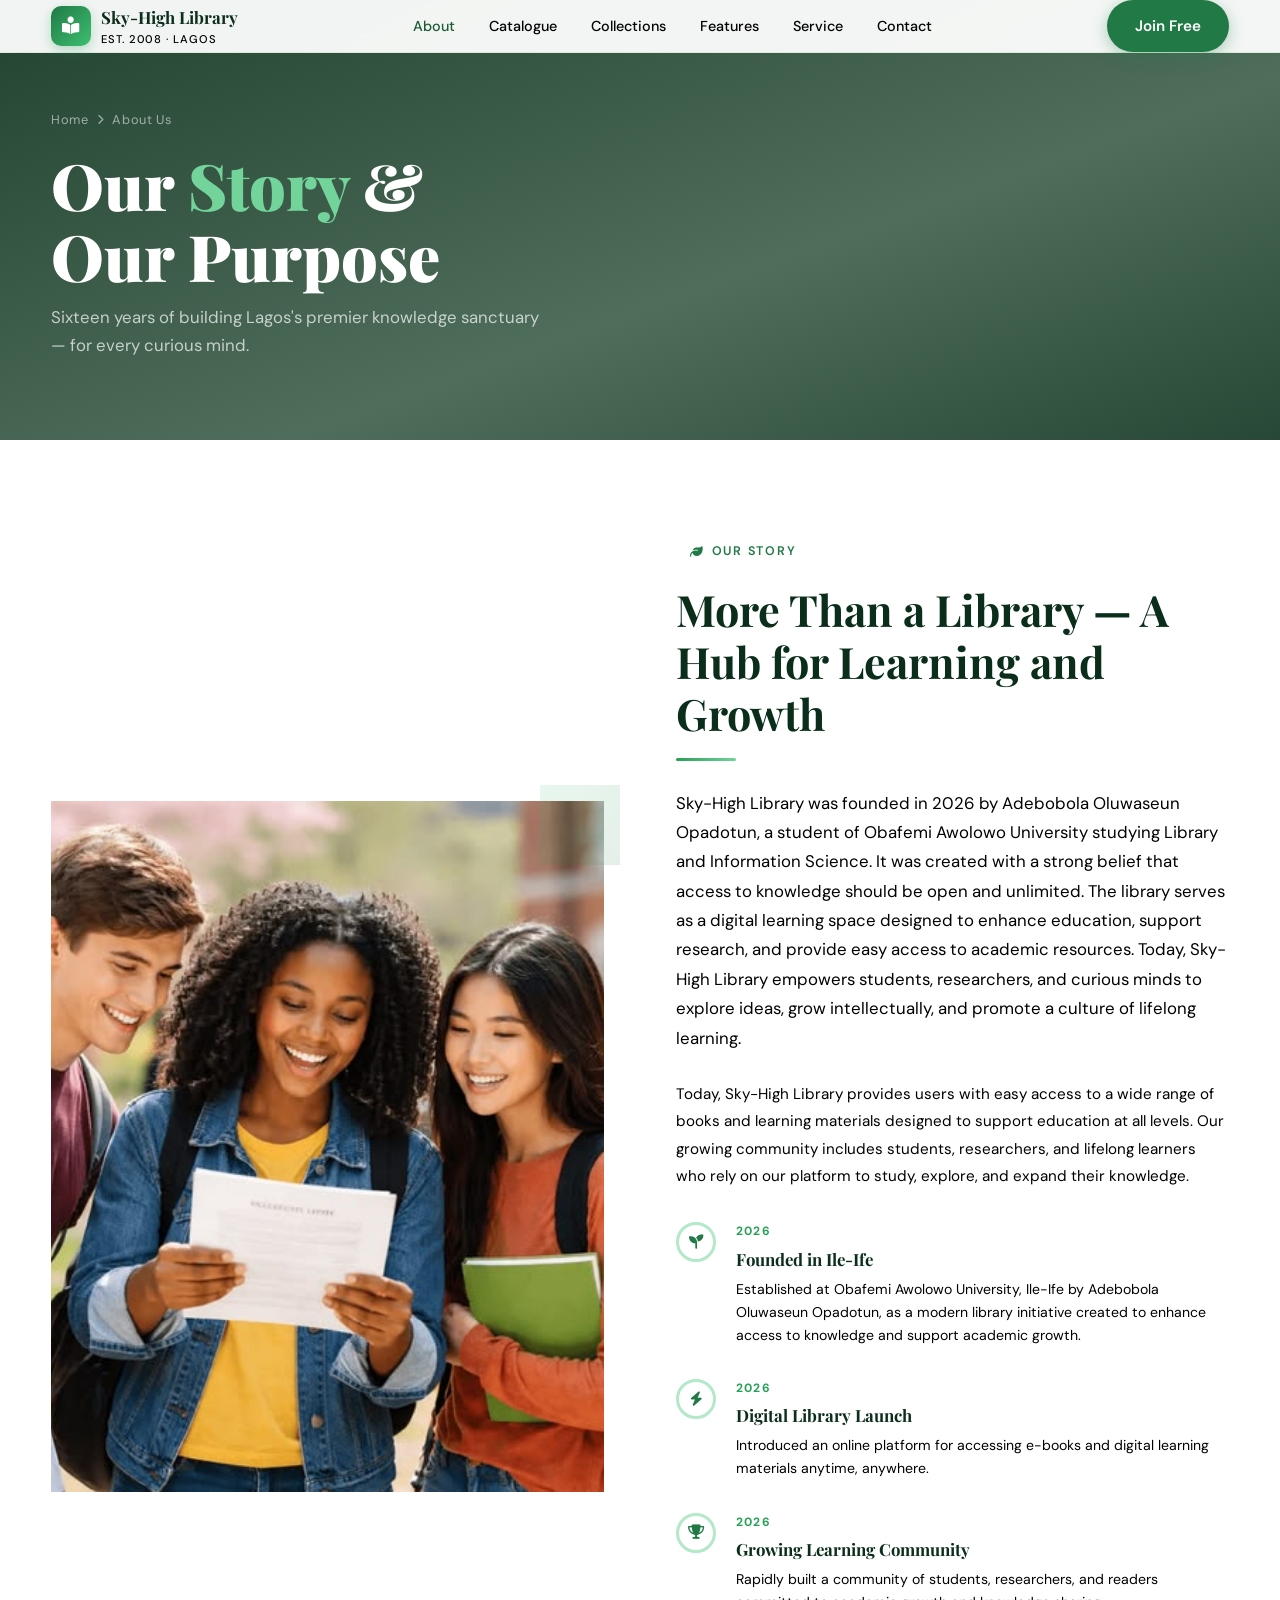
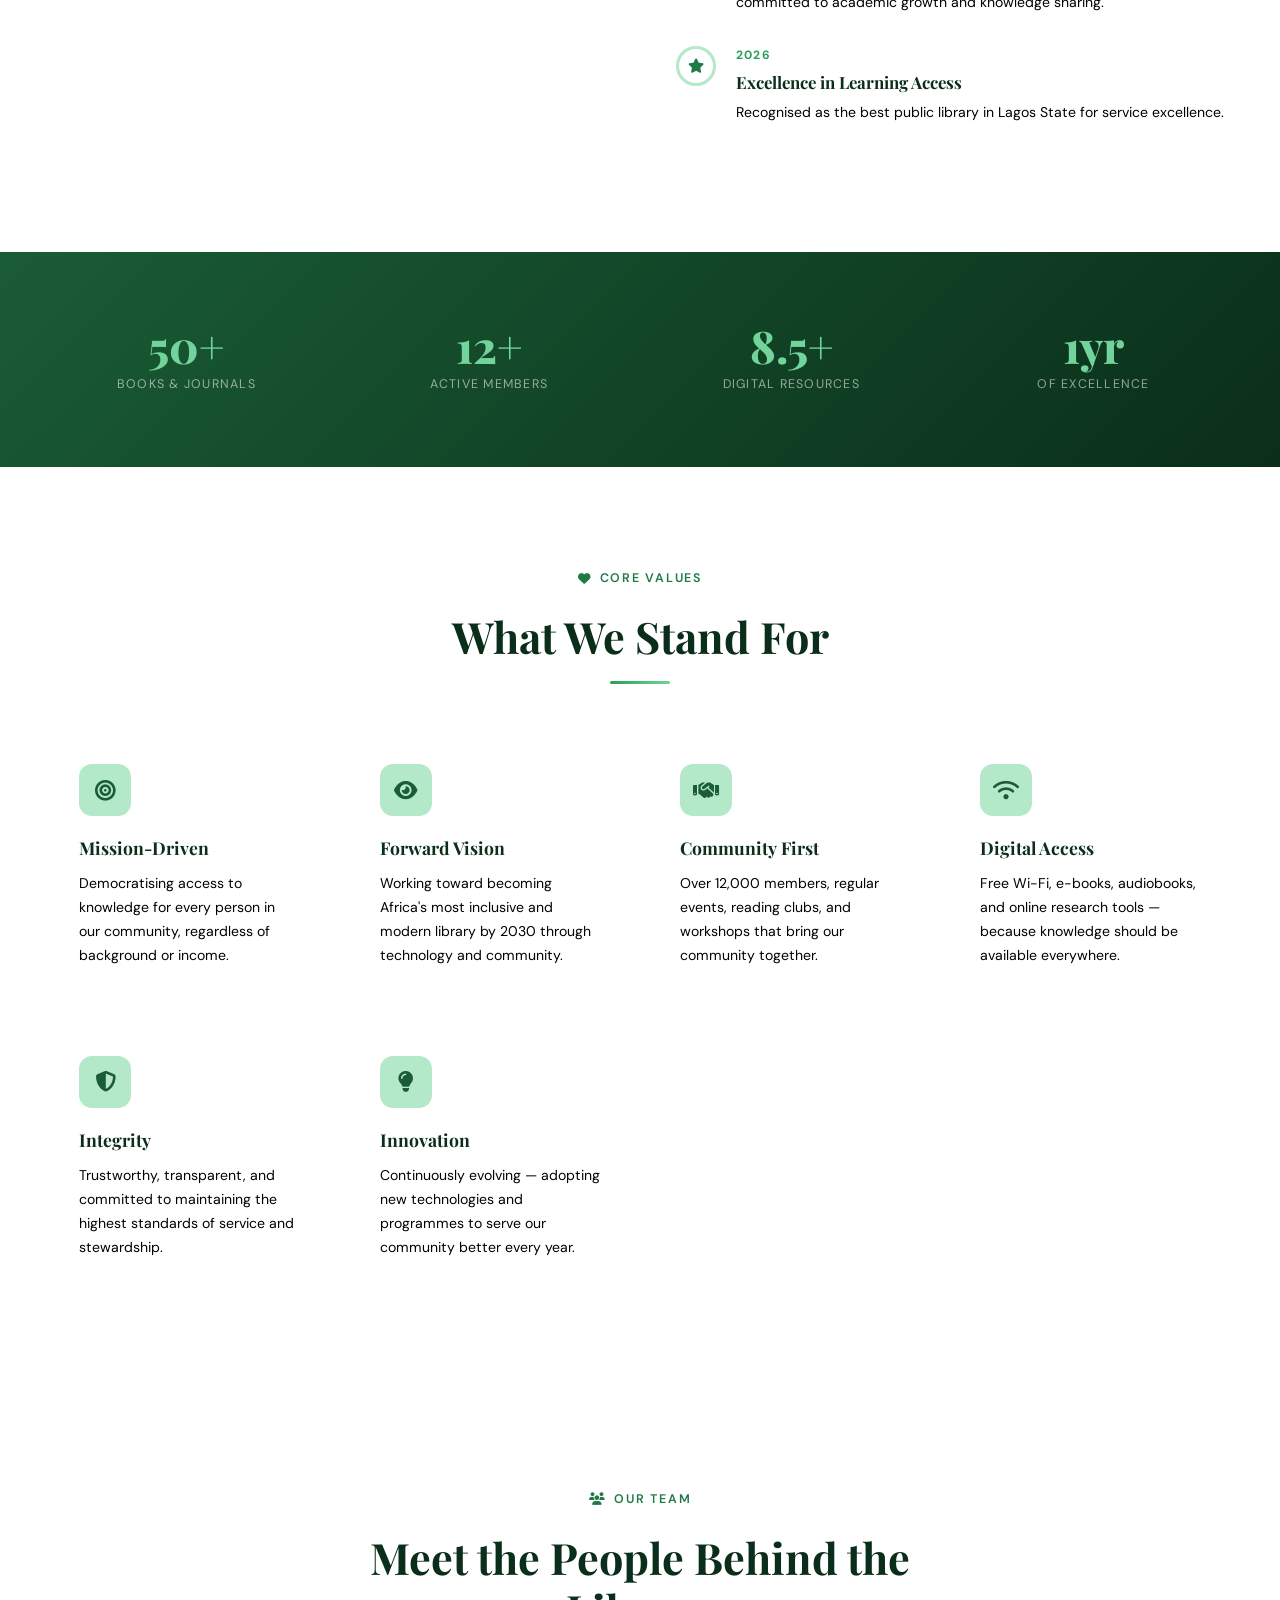
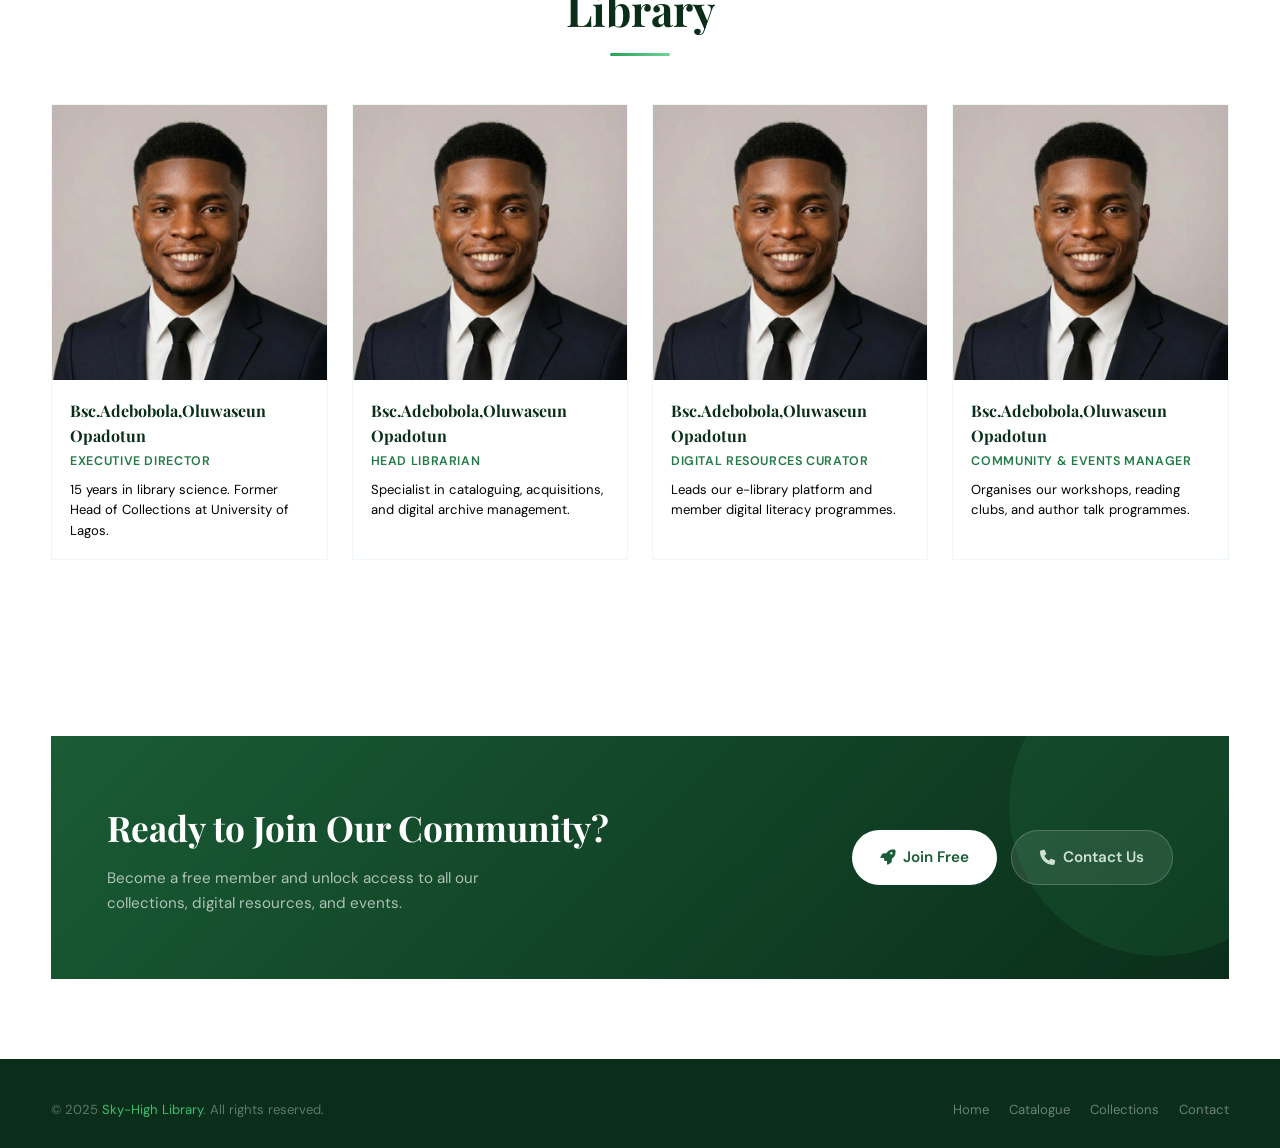
<file: about.html>
<!DOCTYPE html>
<html lang="en">
<head>
<meta charset="UTF-8"/>
<meta name="viewport" content="width=device-width, initial-scale=1.0"/>
<link rel="shortcut icon" href="images/favicon.png" type="image/x-icon">
<title>About Us — Sky-High Library</title>
<link href="https://fonts.googleapis.com/css2?family=Playfair+Display:ital,wght@0,400;0,600;0,700;0,900;1,400&family=DM+Sans:wght@300;400;500;600&display=swap" rel="stylesheet"/>
<link rel="stylesheet" href="https://cdnjs.cloudflare.com/ajax/libs/font-awesome/6.5.0/css/all.min.css"/>
<style>

:root {
  --green-900:#0a2e1a;--green-800:#133d24;--green-700:#1a5c35;--green-600:#217a46;
  --green-500:#28a057;--green-400:#3dbf70;--green-300:#72d49a;--green-200:#b3e8c8;
 
 
}

*,*::before,*::after{box-sizing:border-box;margin:0;padding:0;}
html{scroll-behavior:smooth;font-size:16px;}
body{font-family:'DM Sans',sans-serif;background:var(--off-white);color:var(--text-dark);line-height:1.6;overflow-x:hidden;}
img{max-width:100%;display:block;}
a{text-decoration:none;color:inherit;}
ul{list-style:none;}

/* NAV */
nav{position:fixed;top:0;left:0;right:0;z-index:1000;height:var(--nav-height);background:rgba(255,255,255,.94);backdrop-filter:blur(16px);border-bottom:1px solid rgba(40,160,87,.12);transition:var(--transition);}
nav.scrolled{box-shadow:var(--shadow-md);}
.nav-inner{display:flex;align-items:center;justify-content:space-between;height:var(--nav-height);width:92%;max-width:1200px;margin:0 auto;}
.nav-logo{display:flex;align-items:center;gap:10px;}
.nav-logo-icon{width:40px;height:40px;background:linear-gradient(135deg,var(--green-600),var(--green-400));border-radius:10px;display:flex;align-items:center;justify-content:center;color:white;font-size:1.1rem;box-shadow:0 4px 12px rgba(40,160,87,.3);}
.nav-logo-text strong{display:block;font-size:1.05rem;color:var(--green-900);font-weight:700;font-family:'Playfair Display',serif;}
.nav-logo-text span{display:block;font-size:0.7rem;color:var(--text-muted);letter-spacing:.08em;text-transform:uppercase;font-weight:500;}
.nav-links{display:flex;align-items:center;gap:6px;}
.nav-links a{padding:8px 14px;border-radius:8px;font-size:.9rem;font-weight:500;color:var(--text-mid);transition:var(--transition);}
.nav-links a:hover,.nav-links a.active{background:var(--green-100);color:var(--green-700);}
.nav-cta{display:inline-flex;align-items:center;gap:7px;padding:10px 22px;background:var(--green-600);color:white;border-radius:100px;font-weight:600;font-size:.88rem;transition:var(--transition);}
.nav-cta:hover{background:var(--green-700);transform:translateY(-1px);}
.hamburger{display:none;flex-direction:column;gap:5px;cursor:pointer;padding:8px;border-radius:8px;background:none;border:none;}
.hamburger span{display:block;width:22px;height:2px;background:var(--green-700);border-radius:2px;transition:var(--transition);}
.hamburger.open span:nth-child(1){transform:translateY(7px) rotate(45deg);}
.hamburger.open span:nth-child(2){opacity:0;}
.hamburger.open span:nth-child(3){transform:translateY(-7px) rotate(-45deg);}
.mobile-nav{display:none;position:fixed;top:var(--nav-height);left:0;right:0;background:white;z-index:999;padding:20px 24px 32px;box-shadow:var(--shadow-lg);border-top:2px solid var(--green-100);}
.mobile-nav.visible{display:block;}
.mobile-nav a{display:block;padding:13px 0;font-size:1rem;font-weight:500;color:var(--text-mid);border-bottom:1px solid var(--green-50);transition:var(--transition);}
.mobile-nav a:hover{color:var(--green-600);}

/* PAGE HERO */
.page-hero{
  padding-top:var(--nav-height);
  background:linear-gradient(160deg,rgba(10,46,26,.90) 0%,rgba(19,61,36,.75) 60%,rgba(10,46,26,.88) 100%),
    url('https://images.unsplash.com/photo-1521587760476-6c12a4b040da?w=1600&q=80') center/cover no-repeat;
  min-height:440px;display:flex;align-items:flex-end;
  position:relative;overflow:hidden;
}
.page-hero::after{content:'';position:absolute;bottom:0;left:0;right:0;height:80px;background:linear-gradient(transparent,var(--off-white));}
.page-hero-inner{width:92%;max-width:1200px;margin:0 auto;padding:64px 0 80px;position:relative;z-index:1;}
.breadcrumb{display:flex;align-items:center;gap:8px;font-size:.8rem;color:rgba(255,255,255,.55);margin-bottom:20px;letter-spacing:.05em;}
.breadcrumb a{color:rgba(255,255,255,.55);transition:var(--transition);}
.breadcrumb a:hover{color:var(--green-300);}
.breadcrumb i{font-size:.65rem;}
.page-hero h1{font-family:'Playfair Display',serif;font-size:clamp(2.4rem,5vw,4rem);font-weight:900;color:white;line-height:1.1;margin-bottom:12px;}
.page-hero h1 span{color:var(--green-300);}
.page-hero p{font-size:1.05rem;color:rgba(255,255,255,.7);max-width:500px;line-height:1.7;}

/* UTIL */
.container{width:92%;max-width:1200px;margin:0 auto;}
.section{padding:96px 0;}
.section-tag{display:inline-flex;align-items:center;gap:8px;font-size:.78rem;font-weight:600;letter-spacing:.14em;text-transform:uppercase;color:var(--green-600);background:var(--green-100);border-radius:100px;padding:6px 14px;margin-bottom:16px;}
.section-title{font-family:'Playfair Display',serif;font-size:clamp(1.8rem,3.5vw,2.7rem);font-weight:700;color:var(--green-900);line-height:1.2;margin-bottom:14px;}
.section-subtitle{font-size:1.05rem;color:var(--text-light);max-width:580px;line-height:1.75;}
.divider{width:60px;height:3px;background:linear-gradient(90deg,var(--green-500),var(--green-300));border-radius:2px;margin:18px 0 28px;}
.btn{display:inline-flex;align-items:center;gap:8px;padding:14px 28px;border-radius:100px;font-weight:600;font-size:.95rem;cursor:pointer;border:none;transition:var(--transition);text-decoration:none;font-family:'DM Sans',sans-serif;}
.btn-primary{background:var(--green-600);color:white;box-shadow:0 4px 16px rgba(33,122,70,.35);}
.btn-primary:hover{background:var(--green-700);transform:translateY(-2px);box-shadow:0 8px 24px rgba(33,122,70,.45);}
.btn-outline{background:transparent;color:var(--green-600);border:2px solid var(--green-300);}
.btn-outline:hover{background:var(--green-600);color:white;border-color:var(--green-600);}

/* REVEAL */
.reveal{opacity:0;transform:translateY(28px);transition:opacity .7s ease,transform .7s ease;}
.reveal.visible{opacity:1;transform:translateY(0);}
.reveal-delay-1{transition-delay:.1s;}
.reveal-delay-2{transition-delay:.2s;}
.reveal-delay-3{transition-delay:.3s;}

/* STORY SECTION */
.story-grid{display:grid;grid-template-columns:1fr 1fr;gap:72px;align-items:center;}
.story-img-wrap{position:relative;}
.story-img-main{border-radius:var(--radius-lg);overflow:hidden;aspect-ratio:4/5;object-fit:cover;width:100%;box-shadow:var(--shadow-lg);}
.story-img-badge{position:absolute;bottom:28px;left:-24px;background:var(--white);border-radius:var(--radius-md);padding:16px 20px;box-shadow:var(--shadow-md);display:flex;align-items:center;gap:14px;}
.badge-icon{width:44px;height:44px;border-radius:10px;background:var(--green-100);display:flex;align-items:center;justify-content:center;font-size:1.3rem;color:var(--green-600);flex-shrink:0;}
.badge-icon-text strong{display:block;font-size:1.1rem;font-weight:700;color:var(--green-900);}
.badge-icon-text span{font-size:.8rem;color:var(--text-muted);}
.story-accent{position:absolute;top:-16px;right:-16px;width:80px;height:80px;background:linear-gradient(135deg,var(--green-400),var(--green-600));border-radius:var(--radius-md);opacity:.12;}

/* TIMELINE */
.timeline{margin-top:16px;}
.tl-item{display:flex;gap:20px;margin-bottom:32px;position:relative;}
.tl-item::before{content:'';position:absolute;left:19px;top:40px;bottom:-16px;width:2px;background:var(--green-100);}
.tl-item:last-child::before{display:none;}
.tl-dot{width:40px;height:40px;border-radius:50%;background:var(--green-100);border:3px solid var(--green-200);display:flex;align-items:center;justify-content:center;font-size:.9rem;color:var(--green-600);flex-shrink:0;position:relative;z-index:1;}
.tl-body{
.tl-year{font-size:.75rem;font-weight:700;color:var(--green-500);letter-spacing:.1em;text-transform:uppercase;margin-bottom:4px;}
.tl-title{font-family:'Playfair Display',serif;font-size:1.05rem;font-weight:700;color:var(--green-900);margin-bottom:5px;}
.tl-desc{font-size:.88rem;color:var(--text-light);line-height:1.65;}}

/* VALUES */
#values{background:var(--white);}
.values-grid{display:grid;grid-template-columns:repeat(auto-fit,minmax(240px,1fr));gap:24px;margin-top:48px;}
.value-card{background:var(--green-50);border-radius:var(--radius-md);padding:32px 28px;border:1px solid var(--green-100);transition:var(--transition);position:relative;overflow:hidden;}
.value-card::before{content:'';position:absolute;top:0;left:0;right:0;height:3px;background:linear-gradient(90deg,var(--green-500),var(--green-300));transform:scaleX(0);transition:var(--transition);transform-origin:left;}
.value-card:hover::before{transform:scaleX(1);}
.value-card:hover{border-color:var(--green-200);box-shadow:var(--shadow-md);transform:translateY(-4px);}
.value-icon{width:52px;height:52px;border-radius:13px;background:var(--green-200);display:flex;align-items:center;justify-content:center;font-size:1.3rem;color:var(--green-700);margin-bottom:18px;transition:var(--transition);}
.value-card:hover .value-icon{background:var(--green-600);color:white;}
.value-card h3{font-family:'Playfair Display',serif;font-size:1.1rem;font-weight:700;color:var(--green-900);margin-bottom:10px;}
.value-card p{font-size:.88rem;color:var(--text-light);line-height:1.7;}

/* TEAM */
#team{background:var(--off-white);}
.team-grid{display:grid;grid-template-columns:repeat(auto-fit,minmax(220px,1fr));gap:24px;margin-top:48px;}
.team-card{background:var(--white);border-radius:var(--radius-md);overflow:hidden;box-shadow:var(--shadow-sm);transition:var(--transition);border:1px solid rgba(40,160,87,.07);}
.team-card:hover{transform:translateY(-5px);box-shadow:var(--shadow-lg);}
.team-img{width:100%;aspect-ratio:1;object-fit:cover;transition:transform .4s ease;}
.team-card:hover .team-img{transform:scale(1.05);}
.team-body{padding:18px;}
.team-body h4{font-family:'Playfair Display',serif;font-size:1rem;font-weight:700;color:var(--green-900);margin-bottom:3px;}
.team-body .role{font-size:.78rem;color:var(--green-600);font-weight:600;letter-spacing:.05em;text-transform:uppercase;}
.team-body p{font-size:.82rem;color:var(--text-light);margin-top:8px;line-height:1.55;}

/* STATS BAND */
.stats-band{background:linear-gradient(135deg,var(--green-700),var(--green-900));padding:72px 0;}
.stats-band-inner{display:grid;grid-template-columns:repeat(4,1fr);gap:32px;text-align:center;}
.band-stat strong{font-family:'Playfair Display',serif;font-size:2.8rem;font-weight:800;color:var(--green-300);display:block;line-height:1;}
.band-stat span{font-size:.78rem;color:rgba(255,255,255,.55);text-transform:uppercase;letter-spacing:.1em;margin-top:6px;display:block;}

/* CTA SECTION */
.about-cta{background:var(--green-50);padding:80px 0;}
.cta-card{background:linear-gradient(135deg,var(--green-700),var(--green-900));border-radius:var(--radius-xl);padding:64px 56px;display:flex;justify-content:space-between;align-items:center;gap:32px;flex-wrap:wrap;position:relative;overflow:hidden;}
.cta-card::before{content:'';position:absolute;top:-80px;right:-80px;width:300px;height:300px;border-radius:50%;background:rgba(61,191,112,.1);}
.cta-card h3{font-family:'Playfair Display',serif;font-size:clamp(1.5rem,3vw,2.2rem);font-weight:700;color:white;margin-bottom:10px;}
.cta-card p{color:rgba(255,255,255,.65);font-size:.95rem;max-width:420px;}
.cta-btns{display:flex;gap:14px;flex-wrap:wrap;flex-shrink:0;}
.btn-white{background:white;color:var(--green-700);box-shadow:var(--shadow-md);}
.btn-white:hover{background:var(--green-50);transform:translateY(-2px);}
.btn-ghost-white{background:rgba(255,255,255,.1);color:rgba(255,255,255,.85);border:1.5px solid rgba(255,255,255,.2);}
.btn-ghost-white:hover{background:rgba(255,255,255,.18);border-color:rgba(255,255,255,.35);}

/* FOOTER */
footer{background:var(--green-900);padding:40px 0 28px;}
.footer-inner{display:flex;justify-content:space-between;align-items:center;flex-wrap:wrap;gap:16px;}
footer p{font-size:.82rem;color:rgba(255,255,255,.35);}
footer a{color:var(--green-400);}
.footer-links{display:flex;gap:20px;}
.footer-links a{font-size:.82rem;color:rgba(255,255,255,.4);transition:var(--transition);}
.footer-links a:hover{color:var(--green-300);}

@media(max-width:1024px){.story-grid{gap:48px;}}
@media(max-width:768px){
  .nav-links,.nav-cta{display:none;}.hamburger{display:flex;}
  .story-grid{grid-template-columns:1fr;gap:40px;}
  .story-img-badge{left:12px;}
  .stats-band-inner{grid-template-columns:1fr 1fr;}
  .cta-card{flex-direction:column;text-align:center;padding:40px 28px;}
  .section{padding:72px 0;}
}
@media(max-width:480px){
  .stats-band-inner{grid-template-columns:1fr 1fr;}
}
</style>
</head>
<body>

<!-- NAV -->
<nav id="navbar">
  <div class="nav-inner">
    <a href="index.html" class="nav-logo">
      <div class="nav-logo-icon"><i class="fa-solid fa-book-open-reader"></i></div>
      <div class="nav-logo-text">
        <strong>Sky-High Library</strong>
        <span>Est. 2008 · Lagos</span>
      </div>
    </a>
   <div class="nav-links">
      <a href="about.html"class="active">About</a>
      <a href="catalogue.html">Catalogue</a>
      <a href="collection.html">Collections</a>
      <a href="features.html">Features</a>
      <a href="service.html">Service</a>
      <a href="contact.html">Contact</a>
    </div>
    <a href="#register" class="btn btn-primary nav-cta">Join Free</a>
    <button class="hamburger" id="hamburger" aria-label="Menu">
      <span></span><span></span><span></span>
    </button>
  </div>
</nav>

<!-- Mobile nav -->
<div class="mobile-nav" id="mobile-nav">
   <a href="about.html">About</a>
  <a href="catalogue.html">Catalogue</a>
  <a href="collection.html">Collection</a>
  <a href="features.html">Features</a>
  <a href="service.html">Service</a>
  <a href="contact.html">Contact</a>
  <a href="#register" class="btn btn-primary">Join Free</a>
 
</div>
<!-- PAGE HERO -->
<section class="page-hero">
  <div class="page-hero-inner">
    <div class="breadcrumb">
      <a href="index.html">Home</a>
      <i class="fa-solid fa-chevron-right"></i>
      <span>About Us</span>
    </div>
    <h1>Our <span>Story</span> &<br>Our Purpose</h1>
    <p>Sixteen years of building Lagos's premier knowledge sanctuary — for every curious mind.</p>
  </div>
</section>

<!-- STORY -->
<section id="story" class="section" style="background:var(--white);">
  <div class="container">
    <div class="story-grid">
      <div class="story-img-wrap reveal">
        <img class="story-img-main"  src="images/College Decision Next Steps After Acceptance.jfif" alt="Library interior"/>
        <div class="story-img-badge">
         
          <div class="badge-icon-text">
           
          </div>
        </div>
        <div class="story-accent"></div>
      </div>
      <div class="reveal reveal-delay-1">
        <div class="section-tag"><i class="fa-solid fa-leaf"></i> Our Story</div>
        <h2 class="section-title">More Than a Library — A Hub for Learning and Growth</h2>
        <div class="divider"></div>
        <p class="section-subtitle" style="margin-bottom:28px;">
          Sky-High Library was founded in 2026 by Adebobola Oluwaseun Opadotun, a student of Obafemi Awolowo University studying Library and Information Science.
          It was created with a strong belief that access to knowledge should be open and unlimited. The library serves as a digital learning space designed to enhance education, support research, and provide easy access to academic resources.
          Today, Sky-High Library empowers students, researchers, and curious minds to explore ideas, grow intellectually, and promote a culture of lifelong learning.
        </p>
        <p style="color:var(--text-light);font-size:.95rem;line-height:1.8;margin-bottom:32px;">
          Today, Sky-High Library provides users with easy access to a wide range of books and learning materials designed to support education at all levels.
          Our growing community includes students, researchers, and lifelong learners who rely on our platform to study, explore, and expand their knowledge.
        </p>

        <!-- Timeline -->
        <div class="timeline">
          <div class="tl-item">
            <div class="tl-dot"><i class="fa-solid fa-seedling"></i></div>
            <div class="tl-body">
              <div class="tl-year">2026</div>
              <div class="tl-title">Founded in Ile-Ife</div>
              <div class="tl-desc">Established at Obafemi Awolowo University, Ile-Ife by Adebobola Oluwaseun Opadotun, as a modern library initiative created to enhance access to knowledge and support academic growth.</div>
            </div>
          </div>
          <div class="tl-item">
            <div class="tl-dot"><i class="fa-solid fa-bolt"></i></div>
            <div class="tl-body">
              <div class="tl-year">2026</div>
              <div class="tl-title">Digital Library Launch</div>
              <div class="tl-desc">Introduced an online platform for accessing e-books and digital learning materials anytime, anywhere.</div>
            </div>
          </div>
          <div class="tl-item">
            <div class="tl-dot"><i class="fa-solid fa-trophy"></i></div>
            <div class="tl-body">
              <div class="tl-year">2026</div>
              <div class="tl-title">Growing Learning Community</div>
              <div class="tl-desc">Rapidly built a community of students, researchers, and readers committed to academic growth and knowledge sharing.</div>
            </div>
          </div>
          <div class="tl-item">
            <div class="tl-dot"><i class="fa-solid fa-star"></i></div>
            <div class="tl-body">
              <div class="tl-year">2026</div>
              <div class="tl-title">Excellence in Learning Access</div>
              <div class="tl-desc">Recognised as the best public library in Lagos State for service excellence.</div>
            </div>
          </div>
        </div>
      </div>
    </div>
  </div>
</section>

<!-- STATS BAND -->
<div class="stats-band reveal">
  <div class="container">
    <div class="stats-band-inner">
      <div class="band-stat"><strong>50+</strong><span>Books & Journals</span></div>
      <div class="band-stat"><strong>12+</strong><span>Active Members</span></div>
      <div class="band-stat"><strong>8.5+</strong><span>Digital Resources</span></div>
      <div class="band-stat"><strong>1yr</strong><span>Of Excellence</span></div>
    </div>
  </div>
</div>

<!-- VALUES -->
<section id="values" class="section">
  <div class="container">
    <div style="text-align:center;max-width:560px;margin:0 auto 8px;" class="reveal">
      <div class="section-tag"><i class="fa-solid fa-heart"></i> Core Values</div>
      <h2 class="section-title">What We Stand For</h2>
      <div class="divider" style="margin:18px auto 0;"></div>
    </div>
    <div class="values-grid">
      <div class="value-card reveal">
        <div class="value-icon"><i class="fa-solid fa-bullseye"></i></div>
        <h3>Mission-Driven</h3>
        <p>Democratising access to knowledge for every person in our community, regardless of background or income.</p>
      </div>
      <div class="value-card reveal reveal-delay-1">
        <div class="value-icon"><i class="fa-solid fa-eye"></i></div>
        <h3>Forward Vision</h3>
        <p>Working toward becoming Africa's most inclusive and modern library by 2030 through technology and community.</p>
      </div>
      <div class="value-card reveal reveal-delay-2">
        <div class="value-icon"><i class="fa-solid fa-handshake"></i></div>
        <h3>Community First</h3>
        <p>Over 12,000 members, regular events, reading clubs, and workshops that bring our community together.</p>
      </div>
      <div class="value-card reveal reveal-delay-3">
        <div class="value-icon"><i class="fa-solid fa-wifi"></i></div>
        <h3>Digital Access</h3>
        <p>Free Wi-Fi, e-books, audiobooks, and online research tools — because knowledge should be available everywhere.</p>
      </div>
      <div class="value-card reveal">
        <div class="value-icon"><i class="fa-solid fa-shield-halved"></i></div>
        <h3>Integrity</h3>
        <p>Trustworthy, transparent, and committed to maintaining the highest standards of service and stewardship.</p>
      </div>
      <div class="value-card reveal reveal-delay-1">
        <div class="value-icon"><i class="fa-solid fa-lightbulb"></i></div>
        <h3>Innovation</h3>
        <p>Continuously evolving — adopting new technologies and programmes to serve our community better every year.</p>
      </div>
    </div>
  </div>
</section>

<!-- TEAM -->
<section id="team" class="section">
  <div class="container">
    <div style="text-align:center;max-width:560px;margin:0 auto 8px;" class="reveal">
      <div class="section-tag"><i class="fa-solid fa-users"></i> Our Team</div>
      <h2 class="section-title">Meet the People Behind the Library</h2>
      <div class="divider" style="margin:18px auto 0;"></div>
    </div>
    <div class="team-grid">
      <div class="team-card reveal">
        <img class="team-img" src="images/librarian.jpeg" alt="Director"/>
        <div class="team-body">
          <h4>Bsc.Adebobola,Oluwaseun Opadotun</h4>
          <div class="role">Executive Director</div>
          <p>15 years in library science. Former Head of Collections at University of Lagos.</p>
        </div>
      </div>
      <div class="team-card reveal reveal-delay-1">
        <img class="team-img" src="images/librarian.jpeg" alt="Head Librarian"/>
        <div class="team-body">
          <h4>Bsc.Adebobola,Oluwaseun Opadotun</h4>
          <div class="role">Head Librarian</div>
          <p>Specialist in cataloguing, acquisitions, and digital archive management.</p>
        </div>
      </div>
      <div class="team-card reveal reveal-delay-2">
        <img class="team-img" src="images/librarian.jpeg" alt="Digital Curator"/>
        <div class="team-body">
          <h4>Bsc.Adebobola,Oluwaseun Opadotun</h4>
          <div class="role">Digital Resources Curator</div>
          <p>Leads our e-library platform and member digital literacy programmes.</p>
        </div>
      </div>
      <div class="team-card reveal reveal-delay-3">
        <img class="team-img" src="images/librarian.jpeg"alt="Community Manager"/>
        <div class="team-body">
          <h4>Bsc.Adebobola,Oluwaseun Opadotun</h4>
          <div class="role">Community & Events Manager</div>
          <p>Organises our workshops, reading clubs, and author talk programmes.</p>
        </div>
      </div>
    </div>
  </div>
</section>

<!-- CTA -->
<section class="about-cta">
  <div class="container">
    <div class="cta-card reveal">
      <div>
        <h3>Ready to Join Our Community?</h3>
        <p>Become a free member and unlock access to all our collections, digital resources, and events.</p>
      </div>
      <div class="cta-btns">
        <a href="sky-high-library.html#register" class="btn btn-white"><i class="fa-solid fa-rocket"></i> Join Free</a>
        <a href="sky-high-library.html#contact" class="btn btn-ghost-white"><i class="fa-solid fa-phone"></i> Contact Us</a>
      </div>
    </div>
  </div>
</section>

<!-- FOOTER -->
<footer>
  <div class="container">
    <div class="footer-inner">
      <p>© 2025 <a href="index.html">Sky-High Library</a>. All rights reserved.</p>
      <div class="footer-links">
        <a href="index.html">Home</a>
        <a href="catalogue.html">Catalogue</a>
        <a href="collection.html">Collections</a>
        <a href="sky-high-library.html#contact">Contact</a>
      </div>
    </div>
  </div>
</footer>

<script>
const nav = document.getElementById('navbar');
window.addEventListener('scroll',()=>nav.classList.toggle('scrolled',scrollY>40));
const hb = document.getElementById('hamburger'), mn = document.getElementById('mobile-nav');
hb.addEventListener('click',()=>{hb.classList.toggle('open');mn.classList.toggle('visible');});
const revEls = document.querySelectorAll('.reveal');
new IntersectionObserver((es)=>es.forEach(e=>{if(e.isIntersecting){e.target.classList.add('visible');}}),{threshold:.12}).observe
? (()=>{const obs=new IntersectionObserver((es)=>es.forEach(e=>{if(e.isIntersecting){e.target.classList.add('visible');}}),{threshold:.12});revEls.forEach(el=>obs.observe(el));})()
: revEls.forEach(el=>el.classList.add('visible'));
</script>
</body>
</html>
</file>
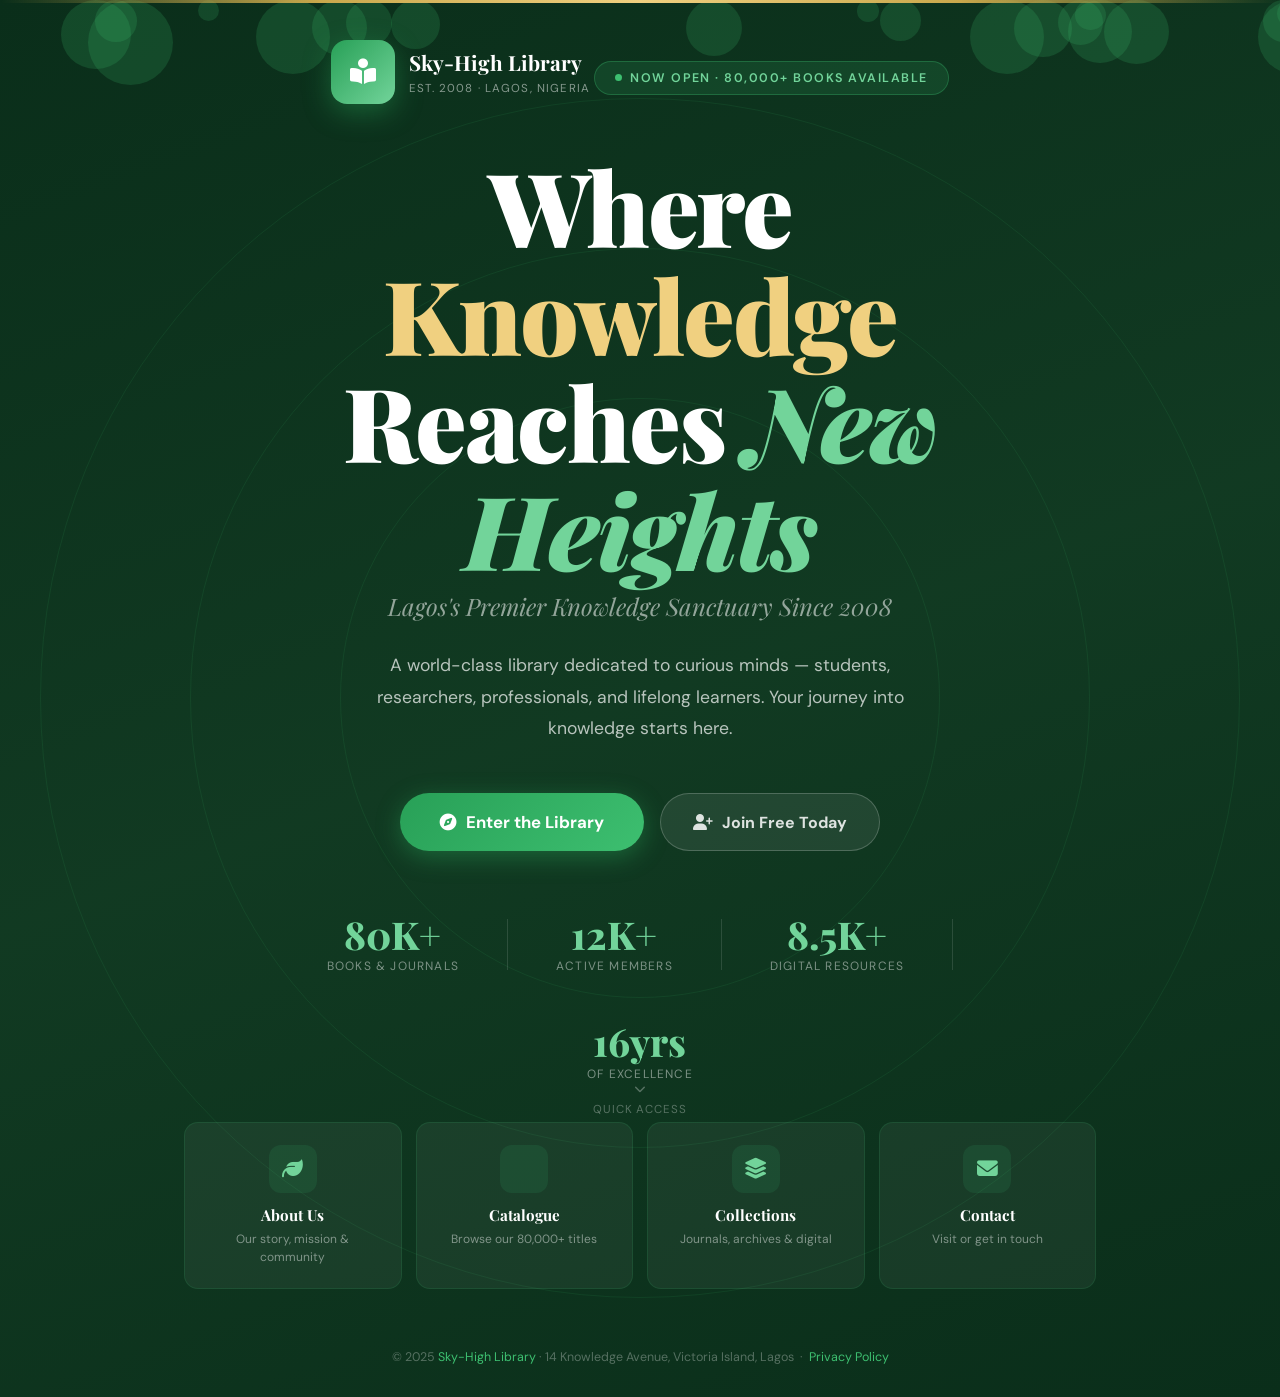
<file: inex.html>
<!DOCTYPE html>
<html lang="en">
<head>
<meta charset="UTF-8" />
<meta name="viewport" content="width=device-width, initial-scale=1.0"/>
<title>Sky-High Library — Welcome</title>
<link href="https://fonts.googleapis.com/css2?family=Playfair+Display:ital,wght@0,400;0,600;0,700;0,900;1,400&family=DM+Sans:wght@300;400;500;600&display=swap" rel="stylesheet"/>
<link rel="stylesheet" href="https://cdnjs.cloudflare.com/ajax/libs/font-awesome/6.5.0/css/all.min.css"/>
<style>
:root {
  --green-900: #0a2e1a;
  --green-800: #133d24;
  --green-700: #1a5c35;
  --green-600: #217a46;
  --green-500: #28a057;
  --green-400: #3dbf70;
  --green-300: #72d49a;
  --green-200: #b3e8c8;
  --green-100: #e4f7ed;
  --green-50:  #f2fbf6;
  --white: #ffffff;
  --gold: #c9a84c;
  --gold-light: #f0d080;
  --shadow-md: 0 6px 24px rgba(10,46,26,0.18);
  --shadow-lg: 0 20px 60px rgba(10,46,26,0.28);
  --radius-md: 14px;
  --radius-lg: 24px;
  --radius-xl: 40px;
  --transition: 0.35s cubic-bezier(0.4,0,0.2,1);
}
*, *::before, *::after { box-sizing: border-box; margin: 0; padding: 0; }
html { scroll-behavior: smooth; }
body {
  font-family: 'DM Sans', sans-serif;
  background: var(--green-900);
  color: white;
  min-height: 100vh;
  overflow-x: hidden;
}

/* ── FULL-SCREEN HERO ── */
.landing {
  min-height: 100vh;
  position: relative;
  display: flex;
  flex-direction: column;
  align-items: center;
  justify-content: center;
  overflow: hidden;
}

/* Background image */
.landing-bg {
  position: absolute; inset: 0;
  background:
    linear-gradient(160deg, rgba(10,46,26,0.93) 0%, rgba(19,61,36,0.80) 50%, rgba(10,46,26,0.95) 100%),
    url('https://images.unsplash.com/photo-1507842217343-583bb7270b66?w=1800&q=85') center/cover no-repeat;
  z-index: 0;
}

/* Decorative geometric rings */
.ring {
  position: absolute;
  border-radius: 50%;
  border: 1px solid rgba(61,191,112,0.10);
  animation: ring-pulse 8s ease-in-out infinite;
}
.ring-1 { width: 600px; height: 600px; top: 50%; left: 50%; transform: translate(-50%,-50%); animation-delay: 0s; }
.ring-2 { width: 900px; height: 900px; top: 50%; left: 50%; transform: translate(-50%,-50%); animation-delay: 1.5s; }
.ring-3 { width: 1200px; height: 1200px; top: 50%; left: 50%; transform: translate(-50%,-50%); animation-delay: 3s; }
@keyframes ring-pulse {
  0%, 100% { opacity: 0.3; }
  50% { opacity: 0.08; }
}

/* Floating particles */
.particles { position: absolute; inset: 0; pointer-events: none; z-index: 1; }
.p-dot {
  position: absolute; border-radius: 50%;
  background: rgba(61,191,112,0.18);
  animation: float-up linear infinite;
}
@keyframes float-up {
  0% { transform: translateY(100vh) scale(0.5); opacity: 0; }
  10% { opacity: 1; }
  90% { opacity: 0.6; }
  100% { transform: translateY(-20vh) scale(1.2); opacity: 0; }
}

/* Gold accent line at top */
.top-accent {
  position: absolute; top: 0; left: 0; right: 0; height: 3px;
  background: linear-gradient(90deg, transparent, var(--gold), var(--gold-light), var(--gold), transparent);
  z-index: 10;
}

/* Main content */
.landing-content {
  position: relative; z-index: 5;
  text-align: center;
  padding: 40px 24px;
  max-width: 780px;
  animation: fade-rise 1.2s ease both;
}
@keyframes fade-rise {
  from { opacity: 0; transform: translateY(40px); }
  to { opacity: 1; transform: translateY(0); }
}

/* Logo */
.landing-logo {
  display: inline-flex; align-items: center; gap: 14px;
  margin-bottom: 48px;
  animation: fade-rise 1s ease 0.1s both;
}
.logo-icon {
  width: 64px; height: 64px;
  background: linear-gradient(135deg, var(--green-500), var(--green-300));
  border-radius: 16px;
  display: flex; align-items: center; justify-content: center;
  font-size: 1.6rem; color: white;
  box-shadow: 0 8px 28px rgba(40,160,87,0.45);
}
.logo-text { text-align: left; }
.logo-text strong {
  display: block;
  font-family: 'Playfair Display', serif;
  font-size: 1.3rem; font-weight: 700; color: white;
}
.logo-text span {
  font-size: 0.72rem; color: rgba(255,255,255,0.5);
  text-transform: uppercase; letter-spacing: 0.1em;
}

/* Badge */
.landing-badge {
  display: inline-flex; align-items: center; gap: 8px;
  background: rgba(61,191,112,0.14);
  border: 1px solid rgba(61,191,112,0.30);
  color: var(--green-300); border-radius: 100px;
  padding: 8px 20px; font-size: 0.78rem;
  font-weight: 600; letter-spacing: 0.12em;
  text-transform: uppercase; margin-bottom: 28px;
  animation: fade-rise 1s ease 0.2s both;
}
.badge-dot {
  width: 7px; height: 7px; border-radius: 50%;
  background: var(--green-400);
  animation: blink 2s ease infinite;
}
@keyframes blink {
  0%,100% { opacity:1; transform:scale(1); }
  50% { opacity:0.4; transform:scale(0.6); }
}

/* Headline */
.landing-title {
  font-family: 'Playfair Display', serif;
  font-size: clamp(3rem, 8vw, 6.5rem);
  font-weight: 900; line-height: 1.05;
  letter-spacing: -0.02em; color: white;
  margin-bottom: 8px;
  animation: fade-rise 1s ease 0.3s both;
}
.landing-title .gold { color: var(--gold-light); }
.landing-title .italic { font-style: italic; color: var(--green-300); }

.landing-tagline {
  font-family: 'Playfair Display', serif;
  font-size: clamp(1rem, 2.5vw, 1.5rem);
  color: rgba(255,255,255,0.55);
  font-style: italic; margin-bottom: 28px;
  animation: fade-rise 1s ease 0.4s both;
}

.landing-desc {
  font-size: clamp(0.95rem, 1.8vw, 1.1rem);
  color: rgba(255,255,255,0.70);
  line-height: 1.8; max-width: 560px;
  margin: 0 auto 48px;
  animation: fade-rise 1s ease 0.5s both;
}

/* CTA buttons */
.landing-btns {
  display: flex; flex-wrap: wrap; gap: 16px;
  justify-content: center;
  animation: fade-rise 1s ease 0.6s both;
  margin-bottom: 64px;
}
.btn {
  display: inline-flex; align-items: center; gap: 9px;
  padding: 16px 32px; border-radius: 100px;
  font-weight: 700; font-size: 1rem;
  cursor: pointer; border: none;
  transition: var(--transition); text-decoration: none;
  white-space: nowrap; font-family: 'DM Sans', sans-serif;
}
.btn-enter {
  background: linear-gradient(135deg, var(--green-500), var(--green-400));
  color: white;
  box-shadow: 0 6px 24px rgba(40,160,87,0.45);
  font-size: 1.05rem; padding: 18px 40px;
}
.btn-enter:hover {
  transform: translateY(-3px) scale(1.02);
  box-shadow: 0 12px 36px rgba(40,160,87,0.55);
}
.btn-ghost {
  background: rgba(255,255,255,0.08);
  color: rgba(255,255,255,0.85);
  border: 1.5px solid rgba(255,255,255,0.20);
  backdrop-filter: blur(8px);
}
.btn-ghost:hover {
  background: rgba(255,255,255,0.14);
  border-color: rgba(255,255,255,0.35);
  transform: translateY(-2px);
}

/* Stats strip */
.stats-strip {
  display: flex; gap: 48px; justify-content: center;
  flex-wrap: wrap;
  animation: fade-rise 1s ease 0.75s both;
}
.stat-item { text-align: center; }
.stat-item strong {
  display: block;
  font-family: 'Playfair Display', serif;
  font-size: 2.4rem; font-weight: 800;
  color: var(--green-300); line-height: 1;
}
.stat-item span {
  font-size: 0.75rem; color: rgba(255,255,255,0.45);
  text-transform: uppercase; letter-spacing: 0.1em;
  margin-top: 5px; display: block;
}

/* Divider */
.stats-divider {
  width: 1px; background: rgba(255,255,255,0.12);
  align-self: stretch; margin: 4px 0;
}

/* Quick nav cards at bottom */
.quick-nav {
  position: relative; z-index: 5;
  width: 100%; max-width: 960px;
  padding: 0 24px 60px;
  display: grid;
  grid-template-columns: repeat(4, 1fr);
  gap: 14px;
  animation: fade-rise 1.1s ease 0.9s both;
}
.qn-card {
  background: rgba(255,255,255,0.05);
  border: 1px solid rgba(61,191,112,0.14);
  border-radius: var(--radius-md);
  padding: 22px 18px;
  text-align: center;
  text-decoration: none;
  color: white;
  transition: var(--transition);
  backdrop-filter: blur(10px);
}
.qn-card:hover {
  background: rgba(40,160,87,0.16);
  border-color: rgba(61,191,112,0.40);
  transform: translateY(-4px);
  box-shadow: 0 12px 32px rgba(10,46,26,0.3);
}
.qn-icon {
  width: 48px; height: 48px; border-radius: 12px;
  background: rgba(61,191,112,0.12);
  display: flex; align-items: center; justify-content: center;
  font-size: 1.3rem; color: var(--green-300);
  margin: 0 auto 12px;
  transition: var(--transition);
}
.qn-card:hover .qn-icon {
  background: rgba(61,191,112,0.24);
  color: var(--green-200);
}
.qn-card h4 {
  font-family: 'Playfair Display', serif;
  font-size: 0.95rem; font-weight: 700;
  margin-bottom: 5px;
}
.qn-card p {
  font-size: 0.75rem; color: rgba(255,255,255,0.45);
  line-height: 1.5;
}

/* Bottom footer strip */
.landing-footer {
  position: relative; z-index: 5;
  text-align: center; padding: 0 24px 32px;
  color: rgba(255,255,255,0.3);
  font-size: 0.78rem;
}
.landing-footer a { color: var(--green-400); text-decoration: none; }
.landing-footer a:hover { color: var(--green-300); }

/* Scroll cue */
.scroll-cue {
  position: absolute; bottom: 280px; left: 50%;
  transform: translateX(-50%); z-index: 6;
  color: rgba(255,255,255,0.3); font-size: 0.72rem;
  display: flex; flex-direction: column; align-items: center; gap: 6px;
  letter-spacing: 0.08em; text-transform: uppercase;
  animation: bounce 2.5s ease-in-out infinite;
}
@keyframes bounce {
  0%,100%{transform:translateX(-50%) translateY(0);}
  50%{transform:translateX(-50%) translateY(8px);}
}

@media (max-width: 768px) {
  .quick-nav { grid-template-columns: repeat(2, 1fr); }
  .stats-strip { gap: 28px; }
  .stats-divider { display: none; }
  .landing-btns { flex-direction: column; align-items: center; }
}
@media (max-width: 480px) {
  .quick-nav { grid-template-columns: 1fr 1fr; gap: 10px; }
  .ring-2, .ring-3 { display: none; }
}
</style>
</head>
<body>

<div class="landing">
  <div class="landing-bg"></div>
  <div class="top-accent"></div>

  <!-- Rings -->
  <div class="ring ring-1"></div>
  <div class="ring ring-2"></div>
  <div class="ring ring-3"></div>

  <!-- Particles -->
  <div class="particles" id="particles"></div>

  <!-- Main content -->
  <div class="landing-content">
    <div class="landing-logo">
      <div class="logo-icon"><i class="fa-solid fa-book-open-reader"></i></div>
      <div class="logo-text">
        <strong>Sky-High Library</strong>
        <span>Est. 2008 · Lagos, Nigeria</span>
      </div>
    </div>

    <div class="landing-badge">
      <span class="badge-dot"></span>
      Now Open · 80,000+ Books Available
    </div>

    <h1 class="landing-title">
      Where <span class="gold">Knowledge</span><br>
      Reaches <span class="italic">New Heights</span>
    </h1>

    <p class="landing-tagline">Lagos's Premier Knowledge Sanctuary Since 2008</p>

    <p class="landing-desc">
      A world-class library dedicated to curious minds — students, researchers,
      professionals, and lifelong learners. Your journey into knowledge starts here.
    </p>

    <div class="landing-btns">
      <a href="sky-high-library.html" class="btn btn-enter">
        <i class="fa-solid fa-compass"></i> Enter the Library
      </a>
      <a href="register.html" class="btn btn-ghost">
        <i class="fa-solid fa-user-plus"></i> Join Free Today
      </a>
    </div>

    <div class="stats-strip">
      <div class="stat-item">
        <strong>80K+</strong>
        <span>Books & Journals</span>
      </div>
      <div class="stats-divider"></div>
      <div class="stat-item">
        <strong>12K+</strong>
        <span>Active Members</span>
      </div>
      <div class="stats-divider"></div>
      <div class="stat-item">
        <strong>8.5K+</strong>
        <span>Digital Resources</span>
      </div>
      <div class="stats-divider"></div>
      <div class="stat-item">
        <strong>16yrs</strong>
        <span>Of Excellence</span>
      </div>
    </div>
  </div>

  <div class="scroll-cue">
    <i class="fa-solid fa-chevron-down"></i> Quick Access
  </div>

  <!-- Quick Navigation -->
  <div class="quick-nav">
    <a href="about.html" class="qn-card">
      <div class="qn-icon"><i class="fa-solid fa-leaf"></i></div>
      <h4>About Us</h4>
      <p>Our story, mission & community</p>
    </a>
    <a href="catalogue.html" class="qn-card">
      <div class="qn-icon"><i class="fa-solid fa-books"></i></div>
      <h4>Catalogue</h4>
      <p>Browse our 80,000+ titles</p>
    </a>
    <a href="collection.html" class="qn-card">
      <div class="qn-icon"><i class="fa-solid fa-layer-group"></i></div>
      <h4>Collections</h4>
      <p>Journals, archives & digital</p>
    </a>
    <a href="sky-high-library.html#contact" class="qn-card">
      <div class="qn-icon"><i class="fa-solid fa-envelope"></i></div>
      <h4>Contact</h4>
      <p>Visit or get in touch</p>
    </a>
  </div>

  <div class="landing-footer">
    © 2025 <a href="#">Sky-High Library</a> · 14 Knowledge Avenue, Victoria Island, Lagos
    &nbsp;·&nbsp; <a href="#">Privacy Policy</a>
  </div>
</div>

<script>
// Particles
const pc = document.getElementById('particles');
for(let i=0;i<20;i++){
  const d = document.createElement('div');
  d.classList.add('p-dot');
  const s = Math.random()*70+15;
  d.style.cssText=`width:${s}px;height:${s}px;left:${Math.random()*100}%;animation-duration:${Math.random()*18+10}s;animation-delay:${Math.random()*12}s;`;
  pc.appendChild(d);
}
</script>
</body>
</html>
</file>
